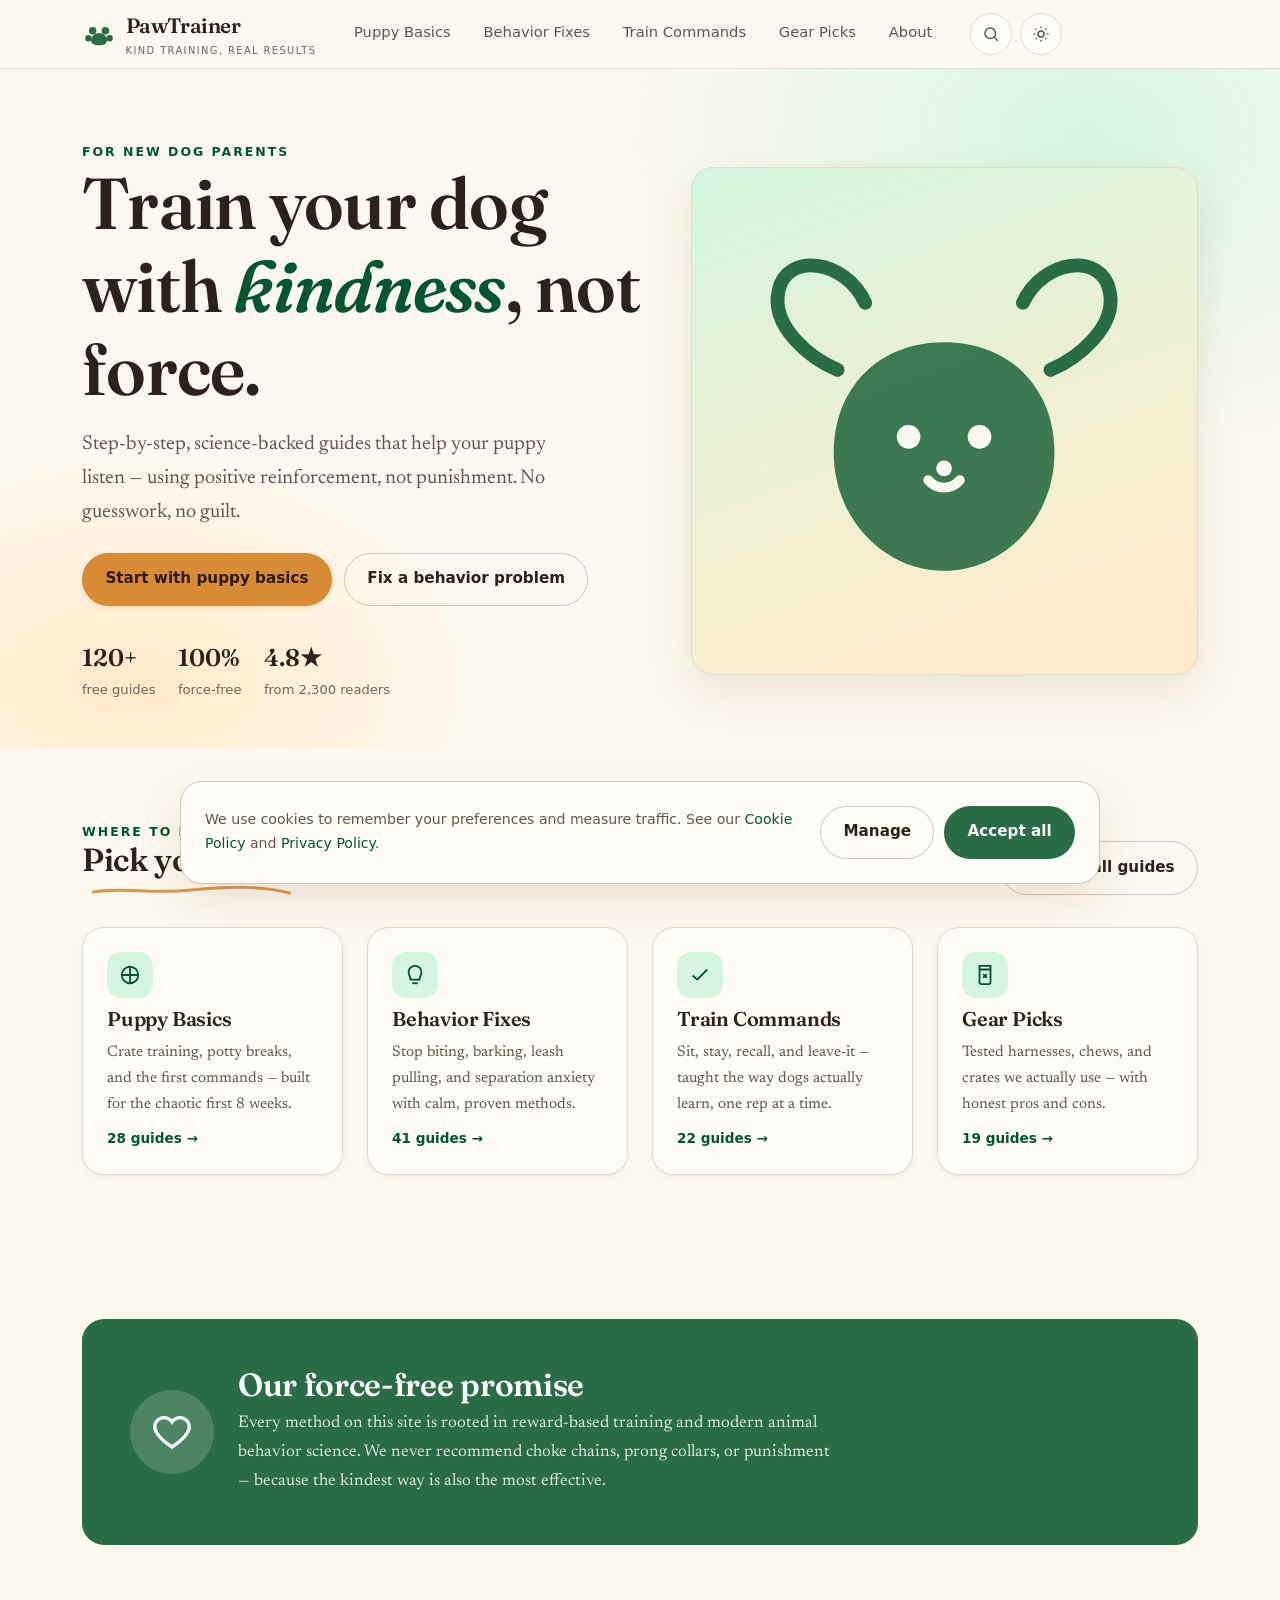
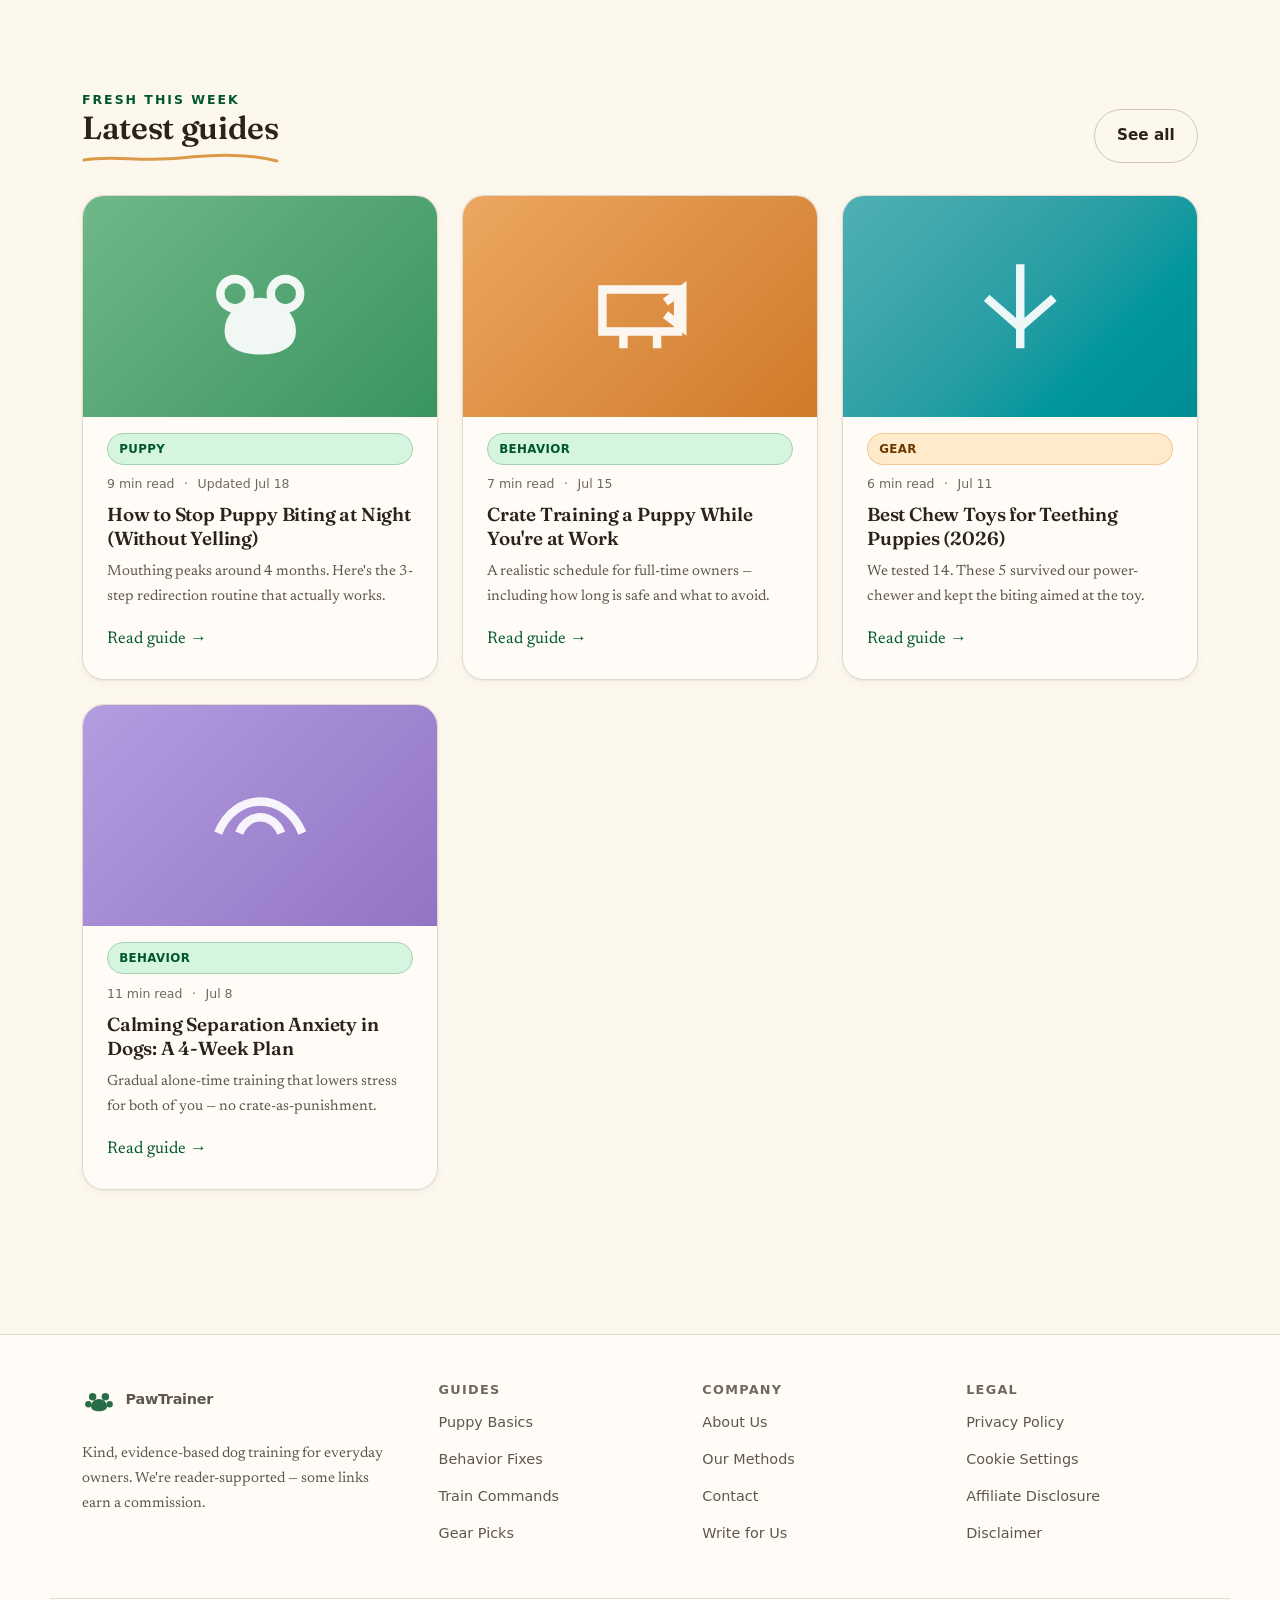
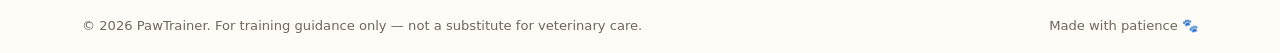
<file: ui-design/index.html>
<!DOCTYPE html>
<html lang="en" data-theme="light">
<head>
  <meta charset="UTF-8">
  <meta name="viewport" content="width=device-width, initial-scale=1">
  <title>PawTrainer — Force-free, science-based dog training</title>
  <meta name="description" content="Practical, kind dog training guides for new puppy parents. Positive reinforcement methods backed by animal behavior science.">
  <link rel="preconnect" href="https://fonts.googleapis.com">
  <link rel="preconnect" href="https://fonts.gstatic.com" crossorigin>
  <link href="https://fonts.googleapis.com/css2?family=Fraunces:ital,opsz,wght@0,9..144,400..700;1,9..144,400..600&family=Newsreader:opsz,wght@6..72,400..600&display=swap" rel="stylesheet">
  <link rel="stylesheet" href="styles.css">
</head>
<body>

  <!-- ===== Header ===== -->
  <header class="site-header">
    <div class="container nav">
      <a class="brand" href="index.html" aria-label="PawTrainer home">
        <svg class="paw" viewBox="0 0 64 64" aria-hidden="true">
          <circle class="pad" cx="20" cy="26" r="7"/><circle class="pad" cx="44" cy="26" r="7"/>
          <circle class="pad" cx="12" cy="40" r="6"/><circle class="pad" cx="52" cy="40" r="6"/>
          <path class="pad" d="M32 30c-9 0-15 7-15 14 0 6 6 9 15 9s15-3 15-9c0-7-6-14-15-14z"/>
        </svg>
        <span>PawTrainer<small>Kind training, real results</small></span>
      </a>
      <nav aria-label="Primary">
        <ul class="nav__links">
          <li><a href="#">Puppy Basics</a></li>
          <li><a href="#">Behavior Fixes</a></li>
          <li><a href="#">Train Commands</a></li>
          <li><a href="#">Gear Picks</a></li>
          <li><a href="#">About</a></li>
        </ul>
      </nav>
      <div class="nav__actions">
        <button class="icon-btn" aria-label="Search (coming soon)">
          <svg width="18" height="18" viewBox="0 0 24 24" fill="none" stroke="currentColor" stroke-width="2"><circle cx="11" cy="11" r="7"/><path d="m21 21-4.3-4.3"/></svg>
        </button>
        <button class="icon-btn" id="themeToggle" aria-label="Toggle dark mode">
          <svg width="18" height="18" viewBox="0 0 24 24" fill="none" stroke="currentColor" stroke-width="2"><circle cx="12" cy="12" r="4"/><path d="M12 2v2M12 20v2M4.9 4.9l1.4 1.4M17.7 17.7l1.4 1.4M2 12h2M20 12h2M4.9 19.1l1.4-1.4M17.7 6.3l1.4-1.4"/></svg>
        </button>
        <button class="icon-btn menu-toggle" aria-label="Open menu">
          <svg width="18" height="18" viewBox="0 0 24 24" fill="none" stroke="currentColor" stroke-width="2"><path d="M3 6h18M3 12h18M3 18h18"/></svg>
        </button>
      </div>
    </div>
  </header>

  <!-- ===== Hero ===== -->
  <section class="hero">
    <div class="hero__bg" aria-hidden="true"></div>
    <div class="container hero__inner">
      <div>
        <p class="eyebrow">For new dog parents</p>
        <h1>Train your dog with <em>kindness</em>, not force.</h1>
        <p class="lead">Step-by-step, science-backed guides that help your puppy listen — using positive reinforcement, not punishment. No guesswork, no guilt.</p>
        <div class="hero__cta">
          <a class="btn btn--primary" href="#start">Start with puppy basics</a>
          <a class="btn btn--ghost" href="#fixes">Fix a behavior problem</a>
        </div>
        <div class="hero__trust">
          <div><b>120+</b> free guides</div>
          <div><b>100%</b> force-free</div>
          <div><b>4.8★</b> from 2,300 readers</div>
        </div>
      </div>
      <div class="hero__art" aria-hidden="true">
        <!-- Stylized dog head -->
        <svg viewBox="0 0 200 200" fill="none">
          <path d="M60 40c-10-22-40-26-44-6-4 18 16 34 30 40" stroke="currentColor" stroke-width="7" stroke-linecap="round"/>
          <path d="M140 40c10-22 40-26 44-6 4 18-16 34-30 40" stroke="currentColor" stroke-width="7" stroke-linecap="round"/>
          <path d="M100 60c34 0 56 24 56 56 0 34-26 60-56 60s-56-26-56-60c0-32 22-56 56-56z" fill="currentColor" opacity="0.9"/>
          <circle cx="82" cy="108" r="6" fill="oklch(98% 0.01 85)"/>
          <circle cx="118" cy="108" r="6" fill="oklch(98% 0.01 85)"/>
          <path d="M92 130c4 5 12 5 16 0" stroke="oklch(98% 0.01 85)" stroke-width="5" stroke-linecap="round"/>
          <circle cx="100" cy="124" r="4" fill="oklch(98% 0.01 85)"/>
        </svg>
      </div>
    </div>
  </section>

  <!-- ===== Pillars / Topic clusters ===== -->
  <section class="section container" id="start">
    <div class="sec-head">
      <div>
        <p class="eyebrow">Where to begin</p>
        <h2 class="sec-title">Pick your path</h2>
      </div>
      <a class="btn btn--ghost" href="#">Browse all guides</a>
    </div>
    <div class="grid grid--pillars">
      <article class="pillar">
        <span class="ico"><svg width="22" height="22" viewBox="0 0 24 24" fill="none" stroke="currentColor" stroke-width="2"><path d="M3 12h18M12 3v18"/><circle cx="12" cy="12" r="9"/></svg></span>
        <h3>Puppy Basics</h3>
        <p>Crate training, potty breaks, and the first commands — built for the chaotic first 8 weeks.</p>
        <a class="more" href="#">28 guides →</a>
      </article>
      <article class="pillar">
        <span class="ico"><svg width="22" height="22" viewBox="0 0 24 24" fill="none" stroke="currentColor" stroke-width="2"><path d="M12 2a7 7 0 0 0-7 7c0 3 2 5 2 8h10c0-3 2-5 2-8a7 7 0 0 0-7-7z"/><path d="M9 21h6"/></svg></span>
        <h3>Behavior Fixes</h3>
        <p>Stop biting, barking, leash pulling, and separation anxiety with calm, proven methods.</p>
        <a class="more" href="#">41 guides →</a>
      </article>
      <article class="pillar">
        <span class="ico"><svg width="22" height="22" viewBox="0 0 24 24" fill="none" stroke="currentColor" stroke-width="2"><path d="M4 12.5 9 17l11-11"/></svg></span>
        <h3>Train Commands</h3>
        <p>Sit, stay, recall, and leave-it — taught the way dogs actually learn, one rep at a time.</p>
        <a class="more" href="#">22 guides →</a>
      </article>
      <article class="pillar">
        <span class="ico"><svg width="22" height="22" viewBox="0 0 24 24" fill="none" stroke="currentColor" stroke-width="2"><path d="M6 2h12v4H6zM6 6v14a2 2 0 0 0 2 2h8a2 2 0 0 0 2-2V6"/><path d="M10 11l4 4M14 11l-4 4"/></svg></span>
        <h3>Gear Picks</h3>
        <p>Tested harnesses, chews, and crates we actually use — with honest pros and cons.</p>
        <a class="more" href="#">19 guides →</a>
      </article>
    </div>
  </section>

  <!-- ===== Force-free promise ===== -->
  <section class="section container" id="fixes">
    <div class="promise">
      <span class="badge-lg" aria-hidden="true">
        <svg width="40" height="40" viewBox="0 0 24 24" fill="none" stroke="currentColor" stroke-width="2"><path d="M12 21s-7-4.5-9.5-9A5 5 0 0 1 12 6a5 5 0 0 1 9.5 6C19 16.5 12 21 12 21z"/></svg>
      </span>
      <div>
        <h2>Our force-free promise</h2>
        <p>Every method on this site is rooted in reward-based training and modern animal behavior science. We never recommend choke chains, prong collars, or punishment — because the kindest way is also the most effective.</p>
      </div>
    </div>
  </section>

  <!-- ===== Latest articles ===== -->
  <section class="section container">
    <div class="sec-head">
      <div>
        <p class="eyebrow">Fresh this week</p>
        <h2 class="sec-title">Latest guides</h2>
      </div>
      <a class="btn btn--ghost" href="#">See all</a>
    </div>
    <div class="grid grid--posts">
      <article class="post">
        <div class="post__thumb" style="background:linear-gradient(135deg,oklch(72% 0.10 155),oklch(60% 0.12 155))">
          <svg viewBox="0 0 64 64" fill="none" stroke="white" stroke-width="4"><circle cx="20" cy="26" r="7"/><circle cx="44" cy="26" r="7"/><path d="M32 30c-9 0-15 7-15 14 0 6 6 9 15 9s15-3 15-9c0-7-6-14-15-14z" fill="white"/></svg>
        </div>
        <div class="post__body">
          <span class="tag">Puppy</span>
          <div class="post__meta"><span>9 min read</span><span>·</span><span>Updated Jul 18</span></div>
          <h3><a href="article.html">How to Stop Puppy Biting at Night (Without Yelling)</a></h3>
          <p>Mouthing peaks around 4 months. Here's the 3-step redirection routine that actually works.</p>
          <div class="post__foot"><a class="more" href="article.html">Read guide →</a></div>
        </div>
      </article>
      <article class="post">
        <div class="post__thumb" style="background:linear-gradient(135deg,oklch(78% 0.12 65),oklch(66% 0.14 60))">
          <svg viewBox="0 0 64 64" fill="none" stroke="white" stroke-width="4"><path d="M14 24h36v20H14zM24 44v8M40 44v8"/><path d="M44 30l8-6v18l-8-6"/></svg>
        </div>
        <div class="post__body">
          <span class="tag">Behavior</span>
          <div class="post__meta"><span>7 min read</span><span>·</span><span>Jul 15</span></div>
          <h3><a href="article.html">Crate Training a Puppy While You're at Work</a></h3>
          <p>A realistic schedule for full-time owners — including how long is safe and what to avoid.</p>
          <div class="post__foot"><a class="more" href="article.html">Read guide →</a></div>
        </div>
      </article>
      <article class="post">
        <div class="post__thumb" style="background:linear-gradient(135deg,oklch(70% 0.09 200),oklch(58% 0.11 200))">
          <svg viewBox="0 0 64 64" fill="none" stroke="white" stroke-width="4"><path d="M32 12v40M16 28l16 14 16-14"/></svg>
        </div>
        <div class="post__body">
          <span class="tag tag--accent">Gear</span>
          <div class="post__meta"><span>6 min read</span><span>·</span><span>Jul 11</span></div>
          <h3><a href="article.html">Best Chew Toys for Teething Puppies (2026)</a></h3>
          <p>We tested 14. These 5 survived our power-chewer and kept the biting aimed at the toy.</p>
          <div class="post__foot"><a class="more" href="article.html">Read guide →</a></div>
        </div>
      </article>
      <article class="post">
        <div class="post__thumb" style="background:linear-gradient(135deg,oklch(74% 0.10 300),oklch(62% 0.12 300))">
          <svg viewBox="0 0 64 64" fill="none" stroke="white" stroke-width="4"><path d="M12 40c8-20 32-20 40 0M22 40c4-10 16-10 20 0"/></svg>
        </div>
        <div class="post__body">
          <span class="tag">Behavior</span>
          <div class="post__meta"><span>11 min read</span><span>·</span><span>Jul 8</span></div>
          <h3><a href="article.html">Calming Separation Anxiety in Dogs: A 4-Week Plan</a></h3>
          <p>Gradual alone-time training that lowers stress for both of you — no crate-as-punishment.</p>
          <div class="post__foot"><a class="more" href="article.html">Read guide →</a></div>
        </div>
      </article>
    </div>
  </section>

  <!-- ===== Footer ===== -->
  <footer class="site-footer">
    <div class="container footer__grid">
      <div class="footer__col footer__about">
        <a class="brand" href="index.html" aria-label="PawTrainer home">
          <svg class="paw" viewBox="0 0 64 64" aria-hidden="true"><circle class="pad" cx="20" cy="26" r="7"/><circle class="pad" cx="44" cy="26" r="7"/><circle class="pad" cx="12" cy="40" r="6"/><circle class="pad" cx="52" cy="40" r="6"/><path class="pad" d="M32 30c-9 0-15 7-15 14 0 6 6 9 15 9s15-3 15-9c0-7-6-14-15-14z"/></svg>
          <span>PawTrainer</span>
        </a>
        <p>Kind, evidence-based dog training for everyday owners. We're reader-supported — some links earn a commission.</p>
      </div>
      <div class="footer__col">
        <h4>Guides</h4>
        <ul><li><a href="#">Puppy Basics</a></li><li><a href="#">Behavior Fixes</a></li><li><a href="#">Train Commands</a></li><li><a href="#">Gear Picks</a></li></ul>
      </div>
      <div class="footer__col">
        <h4>Company</h4>
        <ul><li><a href="#">About Us</a></li><li><a href="#">Our Methods</a></li><li><a href="#">Contact</a></li><li><a href="#">Write for Us</a></li></ul>
      </div>
      <div class="footer__col">
        <h4>Legal</h4>
        <ul><li><a href="#">Privacy Policy</a></li><li><a href="#">Cookie Settings</a></li><li><a href="#">Affiliate Disclosure</a></li><li><a href="#">Disclaimer</a></li></ul>
      </div>
    </div>
    <div class="container footer__bar">
      <span>© 2026 PawTrainer. For training guidance only — not a substitute for veterinary care.</span>
      <span>Made with patience 🐾</span>
    </div>
  </footer>

  <!-- ===== Cookie consent ===== -->
  <aside class="cookie" id="cookie" role="dialog" aria-label="Cookie consent">
    <p>We use cookies to remember your preferences and measure traffic. See our <a href="#">Cookie Policy</a> and <a href="#">Privacy Policy</a>.</p>
    <div class="cookie__actions">
      <button class="btn btn--ghost" id="cookieSettings">Manage</button>
      <button class="btn btn--brand" id="cookieAccept">Accept all</button>
    </div>
  </aside>

  <script>
    const root = document.documentElement;
    const saved = localStorage.getItem('theme');
    if (saved) root.setAttribute('data-theme', saved);
    document.getElementById('themeToggle').addEventListener('click', () => {
      const next = root.getAttribute('data-theme') === 'dark' ? 'light' : 'dark';
      root.setAttribute('data-theme', next);
      localStorage.setItem('theme', next);
    });
    const cookie = document.getElementById('cookie');
    if (localStorage.getItem('cookieOK')) cookie.style.display = 'none';
    document.getElementById('cookieAccept').addEventListener('click', () => {
      localStorage.setItem('cookieOK', '1'); cookie.style.display = 'none';
    });
    document.getElementById('cookieSettings').addEventListener('click', () => {
      localStorage.setItem('cookieOK', '1'); cookie.style.display = 'none';
    });
  </script>
</body>
</html>
</file>
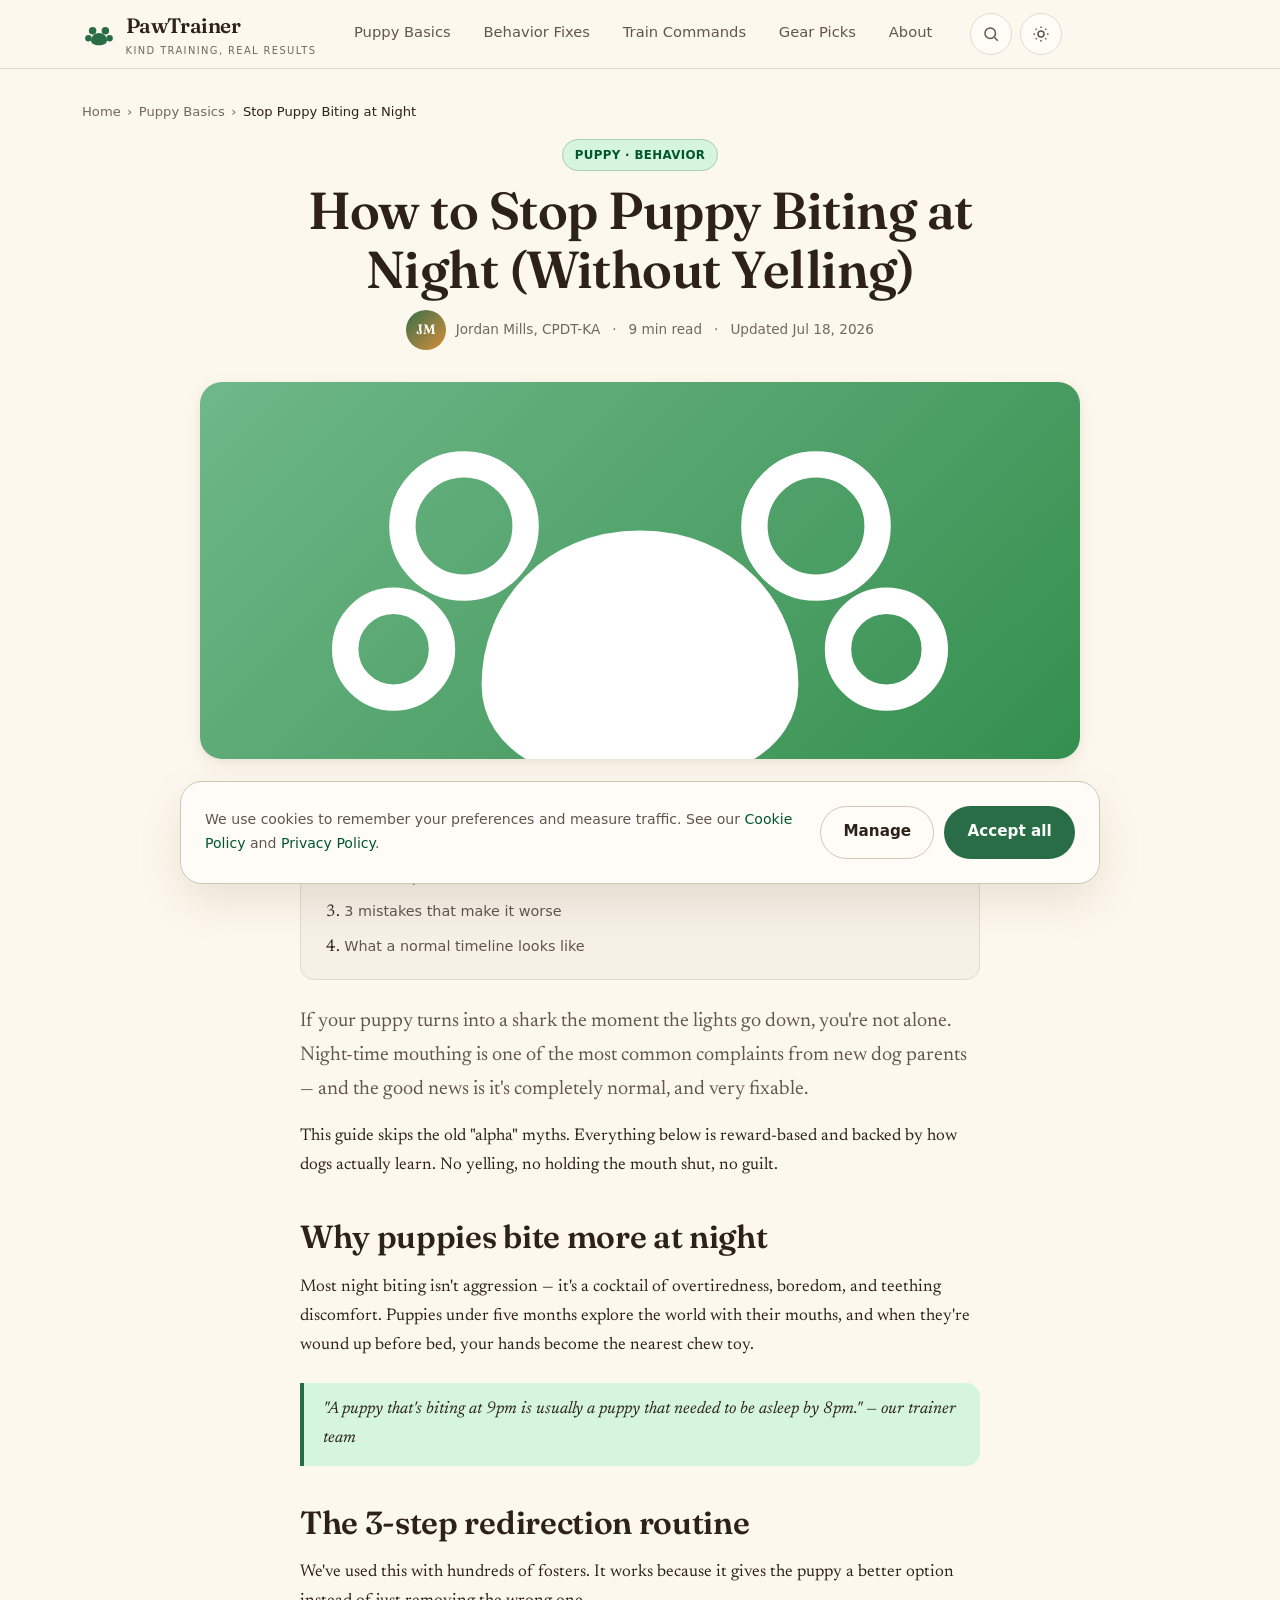
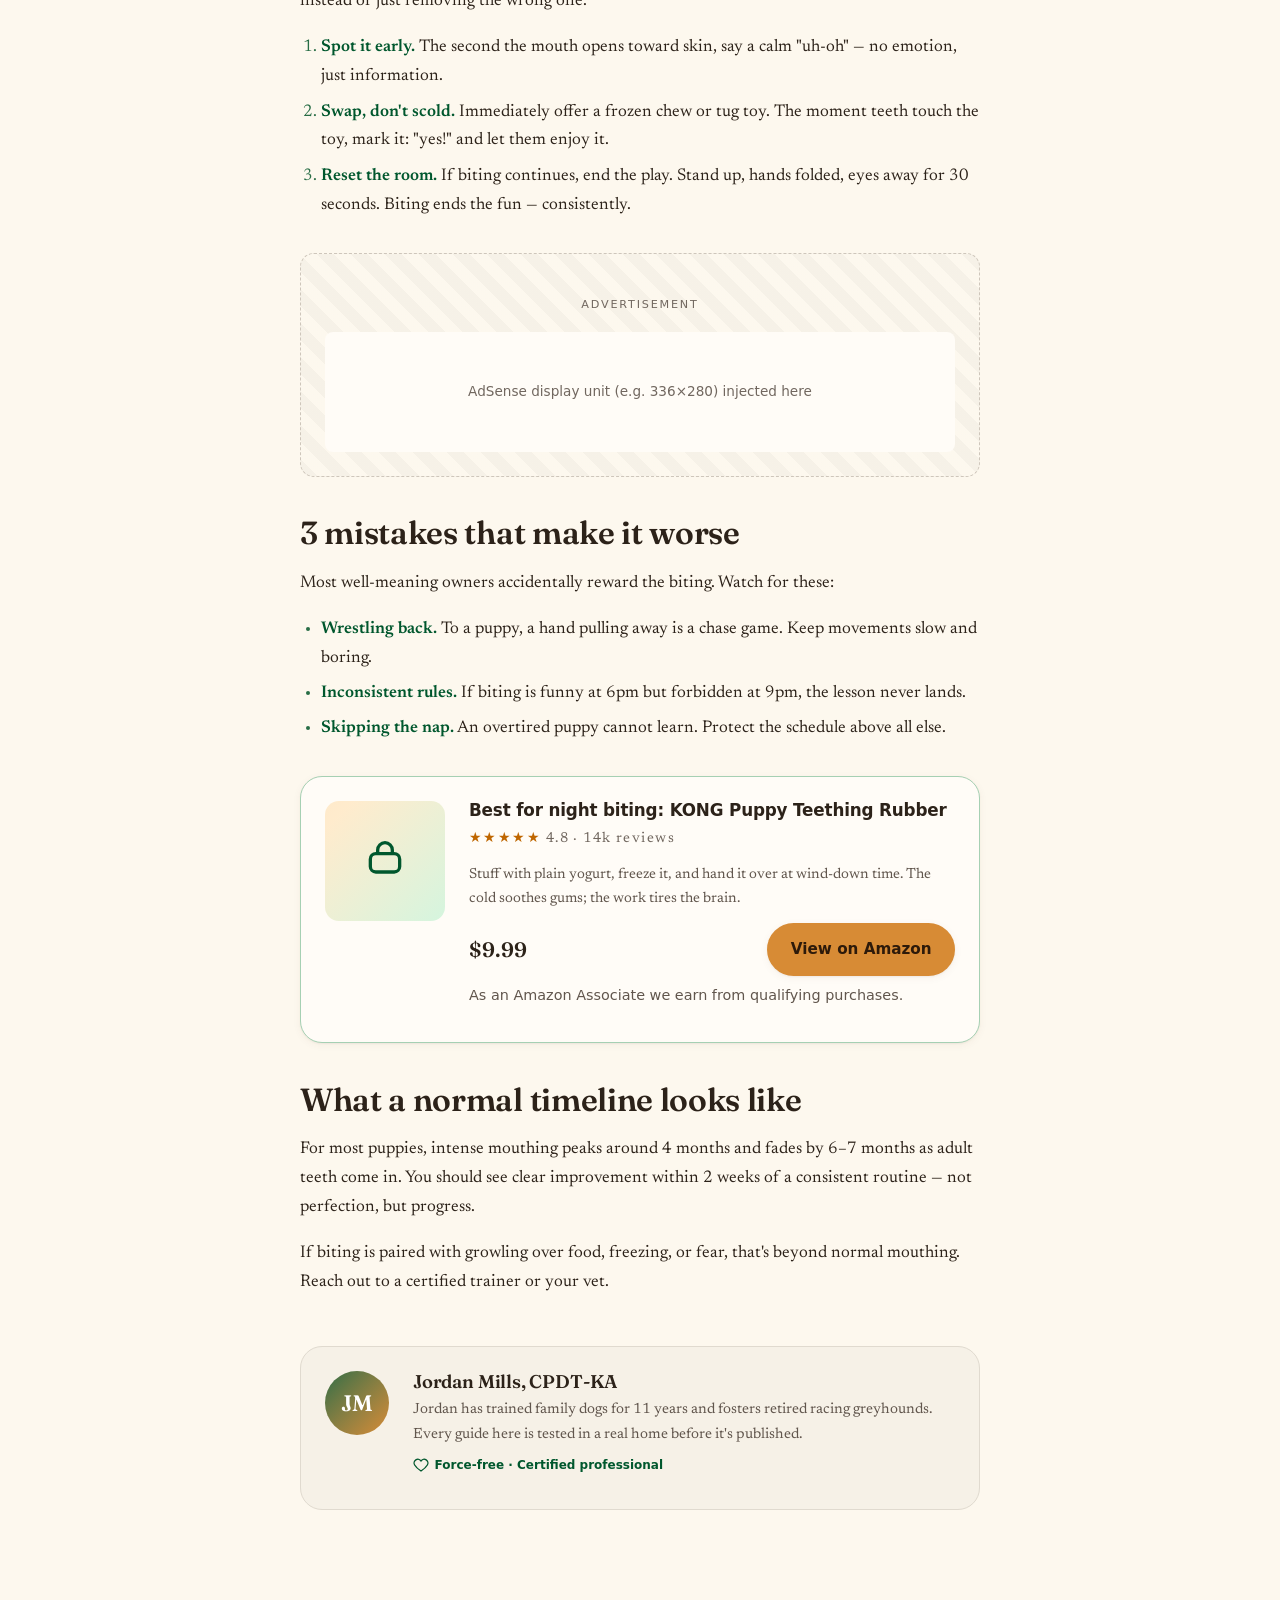
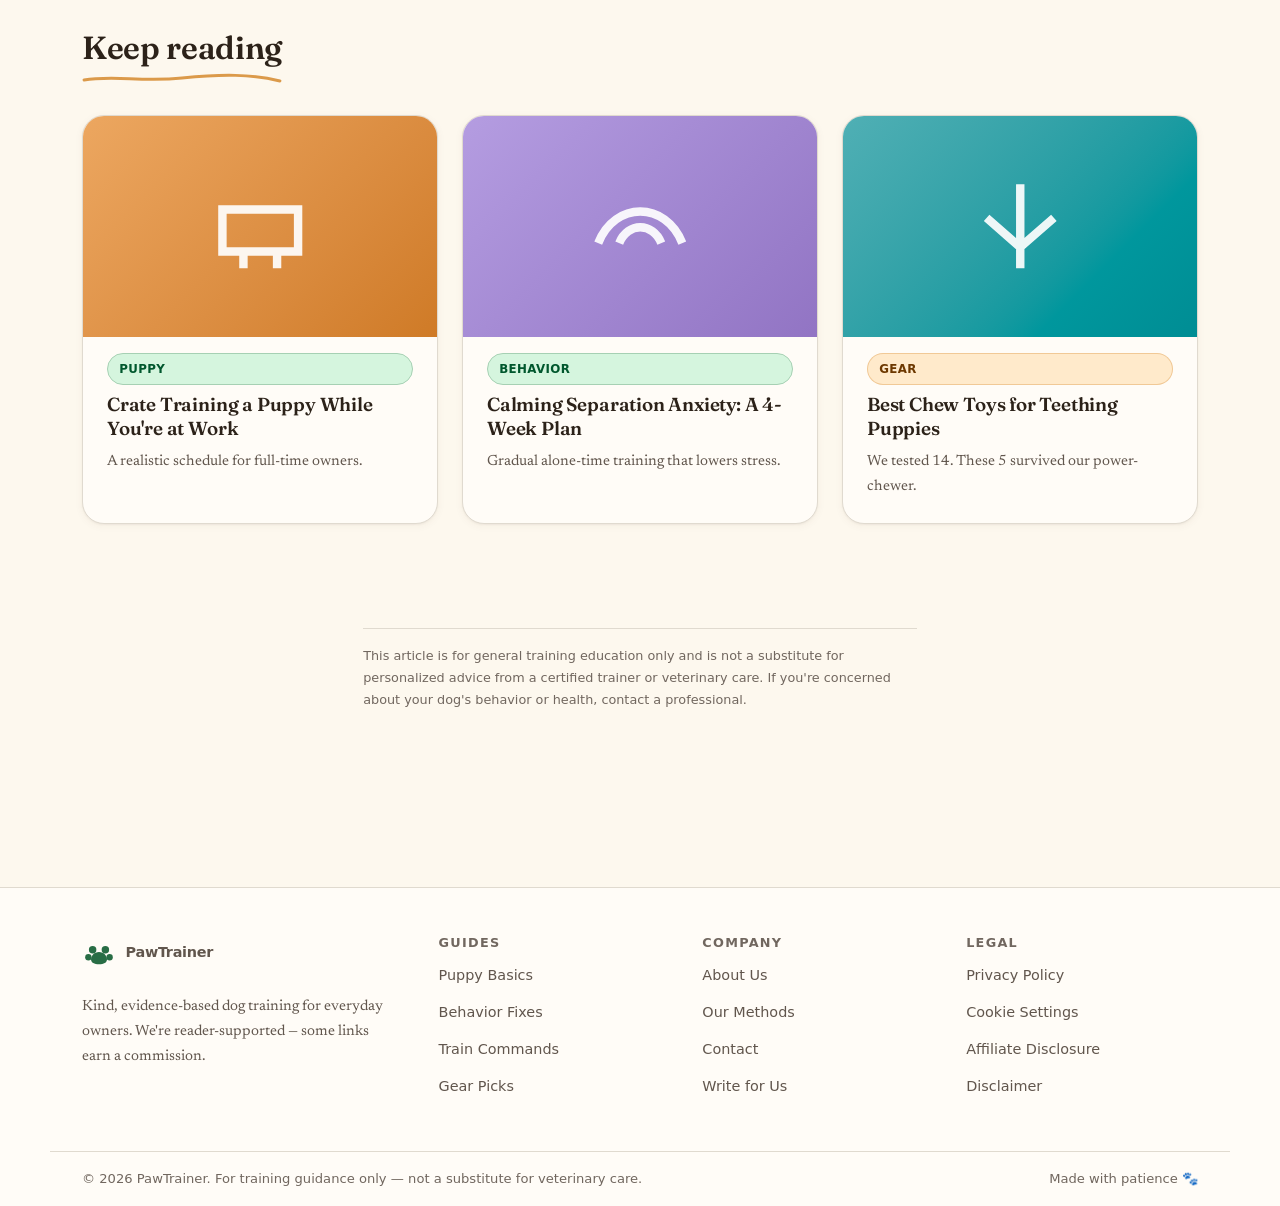
<file: ui-design/article.html>
<!DOCTYPE html>
<html lang="en" data-theme="light">
<head>
  <meta charset="UTF-8">
  <meta name="viewport" content="width=device-width, initial-scale=1">
  <title>How to Stop Puppy Biting at Night — PawTrainer</title>
  <meta name="description" content="A calm, 3-step redirection routine to stop puppy mouthing at night — using positive reinforcement, not punishment.">
  <link rel="preconnect" href="https://fonts.googleapis.com">
  <link rel="preconnect" href="https://fonts.gstatic.com" crossorigin>
  <link href="https://fonts.googleapis.com/css2?family=Fraunces:ital,opsz,wght@0,9..144,400..700;1,9..144,400..600&family=Newsreader:opsz,wght@6..72,400..600&display=swap" rel="stylesheet">
  <link rel="stylesheet" href="styles.css">
</head>
<body>

  <!-- ===== Header ===== -->
  <header class="site-header">
    <div class="container nav">
      <a class="brand" href="index.html" aria-label="PawTrainer home">
        <svg class="paw" viewBox="0 0 64 64" aria-hidden="true"><circle class="pad" cx="20" cy="26" r="7"/><circle class="pad" cx="44" cy="26" r="7"/><circle class="pad" cx="12" cy="40" r="6"/><circle class="pad" cx="52" cy="40" r="6"/><path class="pad" d="M32 30c-9 0-15 7-15 14 0 6 6 9 15 9s15-3 15-9c0-7-6-14-15-14z"/></svg>
        <span>PawTrainer<small>Kind training, real results</small></span>
      </a>
      <nav aria-label="Primary">
        <ul class="nav__links">
          <li><a href="index.html">Puppy Basics</a></li>
          <li><a href="index.html">Behavior Fixes</a></li>
          <li><a href="index.html">Train Commands</a></li>
          <li><a href="index.html">Gear Picks</a></li>
          <li><a href="index.html">About</a></li>
        </ul>
      </nav>
      <div class="nav__actions">
        <button class="icon-btn" aria-label="Search (coming soon)"><svg width="18" height="18" viewBox="0 0 24 24" fill="none" stroke="currentColor" stroke-width="2"><circle cx="11" cy="11" r="7"/><path d="m21 21-4.3-4.3"/></svg></button>
        <button class="icon-btn" id="themeToggle" aria-label="Toggle dark mode"><svg width="18" height="18" viewBox="0 0 24 24" fill="none" stroke="currentColor" stroke-width="2"><circle cx="12" cy="12" r="4"/><path d="M12 2v2M12 20v2M4.9 4.9l1.4 1.4M17.7 17.7l1.4 1.4M2 12h2M20 12h2M4.9 19.1l1.4-1.4M17.7 6.3l1.4-1.4"/></svg></button>
        <button class="icon-btn menu-toggle" aria-label="Open menu"><svg width="18" height="18" viewBox="0 0 24 24" fill="none" stroke="currentColor" stroke-width="2"><path d="M3 6h18M3 12h18M3 18h18"/></svg></button>
      </div>
    </div>
  </header>

  <!-- ===== Article ===== -->
  <article class="article container">
    <nav class="breadcrumb" aria-label="Breadcrumb">
      <a href="index.html">Home</a><span>›</span>
      <a href="index.html">Puppy Basics</a><span>›</span>
      <span aria-current="page">Stop Puppy Biting at Night</span>
    </nav>

    <header class="article__head">
      <span class="tag">Puppy · Behavior</span>
      <h1>How to Stop Puppy Biting at Night (Without Yelling)</h1>
      <div class="article__meta">
        <span class="byline"><span class="avatar">JM</span> Jordan Mills, CPDT-KA</span>
        <span>·</span><span>9 min read</span><span>·</span><span>Updated Jul 18, 2026</span>
      </div>
    </header>

    <div class="article__hero" style="background:linear-gradient(135deg,oklch(72% 0.10 155),oklch(58% 0.13 150))" aria-hidden="true">
      <svg viewBox="0 0 200 120" fill="none" stroke="white" stroke-width="6"><circle cx="60" cy="50" r="14"/><circle cx="140" cy="50" r="14"/><circle cx="44" cy="78" r="11"/><circle cx="156" cy="78" r="11"/><path d="M100 54c-20 0-33 15-33 32 0 13 14 20 33 20s33-7 33-20c0-17-13-32-33-32z" fill="white"/></svg>
    </div>

    <!-- TOC -->
    <nav class="toc" aria-label="Table of contents">
      <h4>On this page</h4>
      <ol>
        <li><a href="#why">Why puppies bite more at night</a></li>
        <li><a href="#routine">The 3-step redirection routine</a></li>
        <li><a href="#mistakes">3 mistakes that make it worse</a></li>
        <li><a href="#timeline">What a normal timeline looks like</a></li>
      </ol>
    </nav>

    <div class="prose">
      <p class="lead-p">If your puppy turns into a shark the moment the lights go down, you're not alone. Night-time mouthing is one of the most common complaints from new dog parents — and the good news is it's completely normal, and very fixable.</p>

      <p>This guide skips the old "alpha" myths. Everything below is reward-based and backed by how dogs actually learn. No yelling, no holding the mouth shut, no guilt.</p>

      <h2 id="why">Why puppies bite more at night</h2>
      <p>Most night biting isn't aggression — it's a cocktail of overtiredness, boredom, and teething discomfort. Puppies under five months explore the world with their mouths, and when they're wound up before bed, your hands become the nearest chew toy.</p>
      <blockquote>"A puppy that's biting at 9pm is usually a puppy that needed to be asleep by 8pm." — our trainer team</blockquote>

      <h2 id="routine">The 3-step redirection routine</h2>
      <p>We've used this with hundreds of fosters. It works because it gives the puppy a better option instead of just removing the wrong one.</p>
      <ol>
        <li><strong>Spot it early.</strong> The second the mouth opens toward skin, say a calm "uh-oh" — no emotion, just information.</li>
        <li><strong>Swap, don't scold.</strong> Immediately offer a frozen chew or tug toy. The moment teeth touch the toy, mark it: "yes!" and let them enjoy it.</li>
        <li><strong>Reset the room.</strong> If biting continues, end the play. Stand up, hands folded, eyes away for 30 seconds. Biting ends the fun — consistently.</li>
      </ol>

      <!-- In-article AdSense slot -->
      <div class="ad" aria-label="Advertisement">
        <p class="ad__label">Advertisement</p>
        <div class="ad__box">AdSense display unit (e.g. 336×280) injected here</div>
      </div>

      <h2 id="mistakes">3 mistakes that make it worse</h2>
      <p>Most well-meaning owners accidentally reward the biting. Watch for these:</p>
      <ul>
        <li><strong>Wrestling back.</strong> To a puppy, a hand pulling away is a chase game. Keep movements slow and boring.</li>
        <li><strong>Inconsistent rules.</strong> If biting is funny at 6pm but forbidden at 9pm, the lesson never lands.</li>
        <li><strong>Skipping the nap.</strong> An overtired puppy cannot learn. Protect the schedule above all else.</li>
      </ul>

      <!-- Affiliate product card -->
      <aside class="affiliate" aria-label="Recommended product">
        <div class="affiliate__thumb" aria-hidden="true">
          <svg width="44" height="44" viewBox="0 0 24 24" fill="none" stroke="currentColor" stroke-width="1.8"><rect x="4" y="8" width="16" height="10" rx="3"/><path d="M8 8V6a4 4 0 0 1 8 0v2"/></svg>
        </div>
        <div class="affiliate__body">
          <h4>Best for night biting: KONG Puppy Teething Rubber</h4>
          <p class="stars" aria-label="4.8 out of 5">★★★★★ <span style="color:var(--ink-faint)">4.8 · 14k reviews</span></p>
          <p>Stuff with plain yogurt, freeze it, and hand it over at wind-down time. The cold soothes gums; the work tires the brain.</p>
          <div class="affiliate__foot">
            <span class="affiliate__price">$9.99</span>
            <a class="btn btn--primary" href="#" rel="sponsored nofollow">View on Amazon</a>
          </div>
          <p class="affiliate__note">As an Amazon Associate we earn from qualifying purchases.</p>
        </div>
      </aside>

      <h2 id="timeline">What a normal timeline looks like</h2>
      <p>For most puppies, intense mouthing peaks around 4 months and fades by 6–7 months as adult teeth come in. You should see clear improvement within 2 weeks of a consistent routine — not perfection, but progress.</p>
      <p>If biting is paired with growling over food, freezing, or fear, that's beyond normal mouthing. Reach out to a certified trainer or your vet.</p>
    </div>

    <!-- Author bio -->
    <section class="author-card" aria-label="About the author">
      <span class="avatar">JM</span>
      <div>
        <h4>Jordan Mills, CPDT-KA</h4>
        <p>Jordan has trained family dogs for 11 years and fosters retired racing greyhounds. Every guide here is tested in a real home before it's published.</p>
        <span class="bio-tag">
          <svg width="16" height="16" viewBox="0 0 24 24" fill="none" stroke="currentColor" stroke-width="2"><path d="M12 21s-7-4.5-9.5-9A5 5 0 0 1 12 6a5 5 0 0 1 9.5 6C19 16.5 12 21 12 21z"/></svg>
          Force-free · Certified professional
        </span>
      </div>
    </section>

    <!-- Related -->
    <section class="related section">
      <div class="sec-head"><h2 class="sec-title">Keep reading</h2></div>
      <div class="grid grid--posts">
        <article class="post">
          <div class="post__thumb" style="background:linear-gradient(135deg,oklch(78% 0.12 65),oklch(66% 0.14 60))"><svg viewBox="0 0 64 64" fill="none" stroke="white" stroke-width="4"><path d="M14 24h36v20H14zM24 44v8M40 44v8"/></svg></div>
          <div class="post__body"><span class="tag">Puppy</span><h3><a href="#">Crate Training a Puppy While You're at Work</a></h3><p>A realistic schedule for full-time owners.</p></div>
        </article>
        <article class="post">
          <div class="post__thumb" style="background:linear-gradient(135deg,oklch(74% 0.10 300),oklch(62% 0.12 300))"><svg viewBox="0 0 64 64" fill="none" stroke="white" stroke-width="4"><path d="M12 40c8-20 32-20 40 0M22 40c4-10 16-10 20 0"/></svg></div>
          <div class="post__body"><span class="tag">Behavior</span><h3><a href="#">Calming Separation Anxiety: A 4-Week Plan</a></h3><p>Gradual alone-time training that lowers stress.</p></div>
        </article>
        <article class="post">
          <div class="post__thumb" style="background:linear-gradient(135deg,oklch(70% 0.09 200),oklch(58% 0.11 200))"><svg viewBox="0 0 64 64" fill="none" stroke="white" stroke-width="4"><path d="M32 12v40M16 28l16 14 16-14"/></svg></div>
          <div class="post__body"><span class="tag tag--accent">Gear</span><h3><a href="#">Best Chew Toys for Teething Puppies</a></h3><p>We tested 14. These 5 survived our power-chewer.</p></div>
        </article>
      </div>
    </section>

    <p class="disclaimer">This article is for general training education only and is not a substitute for personalized advice from a certified trainer or veterinary care. If you're concerned about your dog's behavior or health, contact a professional.</p>
  </article>

  <!-- ===== Footer ===== -->
  <footer class="site-footer">
    <div class="container footer__grid">
      <div class="footer__col footer__about">
        <a class="brand" href="index.html" aria-label="PawTrainer home"><svg class="paw" viewBox="0 0 64 64" aria-hidden="true"><circle class="pad" cx="20" cy="26" r="7"/><circle class="pad" cx="44" cy="26" r="7"/><circle class="pad" cx="12" cy="40" r="6"/><circle class="pad" cx="52" cy="40" r="6"/><path class="pad" d="M32 30c-9 0-15 7-15 14 0 6 6 9 15 9s15-3 15-9c0-7-6-14-15-14z"/></svg><span>PawTrainer</span></a>
        <p>Kind, evidence-based dog training for everyday owners. We're reader-supported — some links earn a commission.</p>
      </div>
      <div class="footer__col"><h4>Guides</h4><ul><li><a href="index.html">Puppy Basics</a></li><li><a href="index.html">Behavior Fixes</a></li><li><a href="index.html">Train Commands</a></li><li><a href="index.html">Gear Picks</a></li></ul></div>
      <div class="footer__col"><h4>Company</h4><ul><li><a href="index.html">About Us</a></li><li><a href="index.html">Our Methods</a></li><li><a href="index.html">Contact</a></li><li><a href="index.html">Write for Us</a></li></ul></div>
      <div class="footer__col"><h4>Legal</h4><ul><li><a href="index.html">Privacy Policy</a></li><li><a href="index.html">Cookie Settings</a></li><li><a href="index.html">Affiliate Disclosure</a></li><li><a href="index.html">Disclaimer</a></li></ul></div>
    </div>
    <div class="container footer__bar">
      <span>© 2026 PawTrainer. For training guidance only — not a substitute for veterinary care.</span>
      <span>Made with patience 🐾</span>
    </div>
  </footer>

  <!-- ===== Cookie consent ===== -->
  <aside class="cookie" id="cookie" role="dialog" aria-label="Cookie consent">
    <p>We use cookies to remember your preferences and measure traffic. See our <a href="#">Cookie Policy</a> and <a href="#">Privacy Policy</a>.</p>
    <div class="cookie__actions">
      <button class="btn btn--ghost" id="cookieSettings">Manage</button>
      <button class="btn btn--brand" id="cookieAccept">Accept all</button>
    </div>
  </aside>

  <script>
    const root = document.documentElement;
    const saved = localStorage.getItem('theme');
    if (saved) root.setAttribute('data-theme', saved);
    document.getElementById('themeToggle').addEventListener('click', () => {
      const next = root.getAttribute('data-theme') === 'dark' ? 'light' : 'dark';
      root.setAttribute('data-theme', next); localStorage.setItem('theme', next);
    });
    const cookie = document.getElementById('cookie');
    if (localStorage.getItem('cookieOK')) cookie.style.display = 'none';
    document.getElementById('cookieAccept').addEventListener('click', () => { localStorage.setItem('cookieOK','1'); cookie.style.display='none'; });
    document.getElementById('cookieSettings').addEventListener('click', () => { localStorage.setItem('cookieOK','1'); cookie.style.display='none'; });
  </script>
</body>
</html>
</file>
<file: ui-design/styles.css>
/* =========================================================================
   PawTrainer — Dog Training Content Site
   Design System & Component Styles
   Aesthetic: organic, editorial, warm, science-based force-free
   Fonts: Fraunces (display) + Newsreader (body) + system sans (UI)
   Color: OKLCH, warm-tinted neutrals, sage green brand, amber accent
   ========================================================================= */

/* ---------- Design Tokens ---------- */
:root {
  /* Brand & accent (OKLCH, perceptually uniform) */
  --brand:        oklch(48% 0.095 155);   /* sage / forest green */
  --brand-strong: oklch(40% 0.105 155);   /* hover / text on light */
  --brand-soft:   oklch(94% 0.045 155);   /* tint background */
  --brand-line:   oklch(82% 0.06 155);

  --accent:        oklch(70% 0.135 65);   /* warm amber / ochre */
  --accent-strong: oklch(60% 0.15 60);
  --accent-soft:   oklch(95% 0.05 72);

  /* Warm-tinted neutrals (never pure gray) */
  --paper:     oklch(98% 0.014 85);       /* page background */
  --surface:   oklch(99.2% 0.008 85);     /* cards */
  --surface-2: oklch(96% 0.014 85);       /* sunken / alt */
  --ink:       oklch(26% 0.022 60);       /* primary text */
  --ink-soft:  oklch(46% 0.02 60);        /* secondary text */
  --ink-faint: oklch(52% 0.018 60);       /* meta — AA safe on paper */
  --line:      oklch(89% 0.016 80);       /* hairlines */
  --line-2:    oklch(83% 0.018 80);

  /* Semantic */
  --success: oklch(56% 0.13 150);
  --warning: oklch(68% 0.14 75);
  --error:   oklch(56% 0.18 25);
  --info:    oklch(56% 0.12 240);

  /* Typography */
  --font-display: "Fraunces", "Iowan Old Style", Georgia, serif;
  --font-body:    "Newsreader", "Iowan Old Style", Georgia, serif;
  --font-ui:      ui-sans-serif, system-ui, -apple-system, "Segoe UI", Roboto, sans-serif;

  --fs-xs:   0.78rem;
  --fs-sm:   0.875rem;
  --fs-base: 1.0625rem;   /* 17px body — comfortable reading */
  --fs-lg:   1.25rem;
  --fs-xl:   clamp(1.5rem, 1.2rem + 1.5vw, 2rem);
  --fs-2xl:  clamp(2rem, 1.4rem + 3vw, 3.25rem);
  --fs-3xl:  clamp(2.6rem, 1.6rem + 5vw, 4.5rem);

  --lh-tight: 1.15;
  --lh-snug:  1.3;
  --lh-body:  1.7;

  /* Spacing scale (4px base, varied rhythm) */
  --sp-1: 0.25rem;  --sp-2: 0.5rem;  --sp-3: 0.75rem; --sp-4: 1rem;
  --sp-5: 1.5rem;   --sp-6: 2rem;    --sp-7: 3rem;    --sp-8: 4.5rem;
  --sp-9: 6.5rem;

  /* Radius & shadow (soft, not pill-everything) */
  --r-sm: 8px;  --r-md: 14px;  --r-lg: 22px;  --r-pill: 999px;
  --shadow-sm: 0 1px 2px oklch(40% 0.05 60 / 0.06), 0 2px 8px oklch(40% 0.05 60 / 0.05);
  --shadow-md: 0 6px 18px oklch(40% 0.05 60 / 0.08), 0 2px 6px oklch(40% 0.05 60 / 0.05);
  --shadow-lg: 0 18px 44px oklch(40% 0.05 60 / 0.12);

  --maxw: 1180px;
  --measure: 68ch;       /* readable article column */
  --ease: cubic-bezier(0.22, 0.61, 0.36, 1);
  --t-fast: 140ms var(--ease);
  --t-med: 280ms var(--ease);
}

/* Dark theme — depth via surface, not shadow; desaturate accents */
:root[data-theme="dark"] {
  --paper:     oklch(17% 0.014 70);
  --surface:   oklch(21% 0.014 70);
  --surface-2: oklch(25% 0.015 70);
  --ink:       oklch(93% 0.01 85);
  --ink-soft:  oklch(79% 0.014 80);
  --ink-faint: oklch(70% 0.012 80);
  --line:      oklch(31% 0.015 75);
  --line-2:    oklch(37% 0.015 75);

  --brand:        oklch(74% 0.10 155);
  --brand-strong: oklch(82% 0.09 155);
  --brand-soft:   oklch(26% 0.05 155);
  --brand-line:   oklch(38% 0.06 155);

  --accent:        oklch(80% 0.125 70);
  --accent-strong: oklch(86% 0.115 68);
  --accent-soft:   oklch(30% 0.05 70);

  --shadow-sm: 0 1px 2px oklch(0% 0 0 / 0.4);
  --shadow-md: 0 8px 22px oklch(0% 0 0 / 0.45);
  --shadow-lg: 0 20px 50px oklch(0% 0 0 / 0.55);
}

/* ---------- Reset & base ---------- */
*, *::before, *::after { box-sizing: border-box; }
* { margin: 0; }
html { -webkit-text-size-adjust: 100%; scroll-behavior: smooth; }
body {
  font-family: var(--font-body);
  font-size: var(--fs-base);
  line-height: var(--lh-body);
  color: var(--ink);
  background: var(--paper);
  -webkit-font-smoothing: antialiased;
  text-rendering: optimizeLegibility;
  font-variant-numeric: oldstyle-nums;
}
img, svg { display: block; max-width: 100%; }
a { color: var(--brand-strong); text-decoration: none; text-underline-offset: 3px; }
a:hover { text-decoration: underline; }
button { font: inherit; cursor: pointer; }
:focus-visible {
  outline: 3px solid var(--brand);
  outline-offset: 2px;
  border-radius: 4px;
}
h1, h2, h3, h4 { font-family: var(--font-display); line-height: var(--lh-tight); font-weight: 600; letter-spacing: -0.01em; }

/* ---------- Layout ---------- */
.container { width: 100%; max-width: var(--maxw); margin-inline: auto; padding-inline: clamp(1rem, 4vw, 2rem); }
.section { padding-block: var(--sp-8); }
.stack > * + * { margin-top: var(--sp-4); }

/* ---------- Brand / logo ---------- */
.brand { display: inline-flex; align-items: center; gap: 0.6rem; font-family: var(--font-display); font-weight: 600; font-size: 1.3rem; color: var(--ink); letter-spacing: -0.02em; }
.brand:hover { text-decoration: none; }
.brand .paw { width: 34px; height: 34px; flex: none; color: var(--brand); }
.brand .paw .pad { fill: var(--brand); }
.brand small { display: block; font-family: var(--font-ui); font-weight: 500; font-size: 0.62rem; letter-spacing: 0.14em; text-transform: uppercase; color: var(--ink-faint); }

/* ---------- Header ---------- */
.site-header {
  position: sticky; top: 0; z-index: 50;
  background: color-mix(in oklch, var(--paper) 86%, transparent);
  backdrop-filter: saturate(140%) blur(10px);
  border-bottom: 1px solid var(--line);
}
.nav { display: flex; align-items: center; gap: var(--sp-5); height: 68px; }
.nav__links { display: flex; gap: 0.35rem; margin-left: auto; list-style: none; padding: 0; }
.nav__links a {
  font-family: var(--font-ui); font-size: 0.92rem; font-weight: 500; color: var(--ink-soft);
  padding: 0.5rem 0.85rem; border-radius: var(--r-pill); transition: background var(--t-fast), color var(--t-fast);
}
.nav__links a:hover { background: var(--surface-2); color: var(--ink); text-decoration: none; }
.nav__actions { display: flex; align-items: center; gap: 0.5rem; }
.icon-btn {
  width: 42px; height: 42px; display: grid; place-items: center; border-radius: var(--r-pill);
  border: 1px solid var(--line); background: var(--surface); color: var(--ink-soft); transition: all var(--t-fast);
}
.icon-btn:hover { border-color: var(--brand-line); color: var(--brand-strong); background: var(--brand-soft); }
.menu-toggle { display: none; }

/* ---------- Buttons ---------- */
.btn {
  display: inline-flex; align-items: center; gap: 0.5rem; justify-content: center;
  font-family: var(--font-ui); font-weight: 600; font-size: 0.95rem;
  padding: 0.8rem 1.4rem; border-radius: var(--r-pill); border: 1px solid transparent;
  transition: transform var(--t-fast), box-shadow var(--t-fast), background var(--t-fast);
}
.btn:hover { text-decoration: none; transform: translateY(-2px); }
.btn:active { transform: translateY(0); }
.btn--primary { background: var(--accent); color: oklch(24% 0.04 60); box-shadow: var(--shadow-sm); }
.btn--primary:hover { background: var(--accent-strong); box-shadow: var(--shadow-md); }
.btn--brand { background: var(--brand); color: oklch(99% 0 0); }
.btn--brand:hover { background: var(--brand-strong); box-shadow: var(--shadow-md); }
.btn--ghost { background: transparent; border-color: var(--line-2); color: var(--ink); }
.btn--ghost:hover { border-color: var(--brand-line); background: var(--surface-2); }
.btn--block { width: 100%; }

/* ---------- Tags / pills ---------- */
.tag {
  display: inline-flex; align-items: center; font-family: var(--font-ui); font-size: 0.74rem;
  font-weight: 600; letter-spacing: 0.03em; text-transform: uppercase;
  padding: 0.3rem 0.7rem; border-radius: var(--r-pill); color: var(--brand-strong);
  background: var(--brand-soft); border: 1px solid var(--brand-line);
}
.tag--accent { color: oklch(40% 0.1 60); background: var(--accent-soft); border-color: color-mix(in oklch, var(--accent) 35%, transparent); }

/* ---------- Section heading with hand-drawn underline ---------- */
.eyebrow { font-family: var(--font-ui); font-size: 0.78rem; font-weight: 700; letter-spacing: 0.16em; text-transform: uppercase; color: var(--brand-strong); }
.sec-head { display: flex; align-items: flex-end; justify-content: space-between; gap: 1rem; flex-wrap: wrap; margin-bottom: var(--sp-6); }
.sec-title { font-size: var(--fs-xl); position: relative; display: inline-block; }
.sec-title::after {
  content: ""; display: block; height: 10px; margin-top: 0.35rem;
  background: no-repeat left center / 100% 10px;
  background-image: url("data:image/svg+xml,%3Csvg xmlns='http://www.w3.org/2000/svg' viewBox='0 0 200 10'%3E%3Cpath d='M2 7C30 2 60 9 100 5s70-4 98 3' stroke='%23d68a2e' stroke-width='3' fill='none' stroke-linecap='round'/%3E%3C/svg%3E");
  opacity: 0.85;
}

/* ---------- Hero ---------- */
.hero { position: relative; overflow: hidden; }
.hero__inner { display: grid; grid-template-columns: 1.05fr 0.95fr; gap: var(--sp-7); align-items: center; padding-block: var(--sp-8) var(--sp-7); }
.hero__bg { position: absolute; inset: 0; z-index: -1;
  background:
    radial-gradient(60% 80% at 85% 10%, var(--brand-soft), transparent 60%),
    radial-gradient(50% 60% at 10% 90%, var(--accent-soft), transparent 55%);
}
.hero h1 { font-size: var(--fs-3xl); font-weight: 600; font-optical-sizing: auto; }
.hero h1 em { font-style: italic; color: var(--brand-strong); font-variation-settings: "SOFT" 60; }
.hero p.lead { font-size: var(--fs-lg); color: var(--ink-soft); margin-top: var(--sp-4); max-width: 46ch; }
.hero__cta { display: flex; gap: 0.75rem; margin-top: var(--sp-5); flex-wrap: wrap; }
.hero__trust { display: flex; gap: 1.4rem; margin-top: var(--sp-6); flex-wrap: wrap; font-family: var(--font-ui); font-size: 0.82rem; color: var(--ink-faint); }
.hero__trust b { display: block; font-family: var(--font-display); font-size: 1.5rem; color: var(--ink); font-weight: 600; }

/* Hero visual: stylized dog portrait built in CSS/SVG */
.hero__art { position: relative; aspect-ratio: 1/1; border-radius: var(--r-lg); background: linear-gradient(160deg, var(--brand-soft), var(--accent-soft)); border: 1px solid var(--line); box-shadow: var(--shadow-lg); display: grid; place-items: center; overflow: hidden; }
.hero__art svg { width: 78%; color: var(--brand); }

/* ---------- Pillar / cluster cards ---------- */
.grid { display: grid; gap: var(--sp-5); }
.grid--pillars { grid-template-columns: repeat(auto-fit, minmax(240px, 1fr)); }
.pillar {
  display: flex; flex-direction: column; gap: 0.6rem; padding: var(--sp-5);
  background: var(--surface); border: 1px solid var(--line); border-radius: var(--r-lg);
  box-shadow: var(--shadow-sm); transition: transform var(--t-med), box-shadow var(--t-med), border-color var(--t-med);
}
.pillar:hover { transform: translateY(-4px); box-shadow: var(--shadow-md); border-color: var(--brand-line); }
.pillar .ico { width: 46px; height: 46px; border-radius: var(--r-md); display: grid; place-items: center; background: var(--brand-soft); color: var(--brand-strong); }
.pillar h3 { font-size: 1.25rem; }
.pillar p { color: var(--ink-soft); font-size: 0.95rem; }
.pillar .more { font-family: var(--font-ui); font-size: 0.85rem; font-weight: 600; color: var(--brand-strong); margin-top: auto; }

/* ---------- Article cards ---------- */
.grid--posts { grid-template-columns: repeat(auto-fill, minmax(300px, 1fr)); }
.post {
  display: flex; flex-direction: column; background: var(--surface);
  border: 1px solid var(--line); border-radius: var(--r-lg); overflow: hidden;
  box-shadow: var(--shadow-sm); transition: transform var(--t-med), box-shadow var(--t-med);
}
.post:hover { transform: translateY(-4px); box-shadow: var(--shadow-md); }
.post__thumb { aspect-ratio: 16/10; position: relative; display: grid; place-items: center; color: white; overflow: hidden; }
.post__thumb svg { width: 38%; opacity: 0.92; }
.post__body { padding: var(--sp-4) var(--sp-5) var(--sp-5); display: flex; flex-direction: column; gap: 0.55rem; flex: 1; }
.post__meta { font-family: var(--font-ui); font-size: 0.78rem; color: var(--ink-faint); display: flex; gap: 0.6rem; }
.post h3 { font-size: 1.18rem; line-height: 1.25; }
.post h3 a { color: var(--ink); }
.post h3 a:hover { color: var(--brand-strong); }
.post p { color: var(--ink-soft); font-size: 0.92rem; }
.post__foot { margin-top: auto; padding-top: 0.5rem; }

/* ---------- Force-free promise band ---------- */
.promise { background: var(--brand); color: oklch(99% 0 0); border-radius: var(--r-lg); padding: var(--sp-7); display: grid; grid-template-columns: auto 1fr; gap: var(--sp-5); align-items: center; }
.promise .badge-lg { width: 84px; height: 84px; border-radius: var(--r-pill); background: oklch(99% 0 0 / 0.16); display: grid; place-items: center; color: white; flex: none; }
.promise h2 { color: oklch(99% 0 0); font-size: var(--fs-xl); }
.promise p { color: oklch(96% 0.01 155 / 0.92); max-width: 60ch; margin-top: 0.4rem; }

/* ---------- Footer ---------- */
.site-footer { border-top: 1px solid var(--line); background: var(--surface); margin-top: var(--sp-8); }
.footer__grid { display: grid; grid-template-columns: 1.4fr repeat(3, 1fr); gap: var(--sp-6); padding-block: var(--sp-7); }
.footer__col h4 { font-family: var(--font-ui); font-size: 0.8rem; letter-spacing: 0.1em; text-transform: uppercase; color: var(--ink-faint); margin-bottom: 0.8rem; }
.footer__col ul { list-style: none; padding: 0; display: grid; gap: 0.5rem; }
.footer__col a { font-family: var(--font-ui); font-size: 0.9rem; color: var(--ink-soft); }
.footer__col a:hover { color: var(--brand-strong); }
.footer__about p { color: var(--ink-soft); font-size: 0.92rem; max-width: 34ch; margin-top: 0.8rem; }
.footer__bar { border-top: 1px solid var(--line); padding-block: var(--sp-4); display: flex; justify-content: space-between; gap: 1rem; flex-wrap: wrap; font-family: var(--font-ui); font-size: 0.82rem; color: var(--ink-faint); }

/* ---------- Cookie consent ---------- */
.cookie {
  position: fixed; left: 1rem; right: 1rem; bottom: 1rem; z-index: 80; max-width: 920px; margin-inline: auto;
  background: var(--surface); border: 1px solid var(--line-2); border-radius: var(--r-lg); box-shadow: var(--shadow-lg);
  padding: var(--sp-5); display: flex; align-items: center; gap: var(--sp-5); flex-wrap: wrap;
}
.cookie p { font-family: var(--font-ui); font-size: 0.88rem; color: var(--ink-soft); flex: 1; min-width: 240px; }
.cookie p a { color: var(--brand-strong); }
.cookie__actions { display: flex; gap: 0.6rem; flex-wrap: wrap; }

/* =========================================================================
   ARTICLE PAGE
   ========================================================================= */
.article { padding-block: var(--sp-6) var(--sp-8); }
.breadcrumb { font-family: var(--font-ui); font-size: 0.82rem; color: var(--ink-faint); display: flex; gap: 0.4rem; flex-wrap: wrap; margin-bottom: var(--sp-4); }
.breadcrumb a { color: var(--ink-faint); }
.breadcrumb span[aria-current] { color: var(--ink); }

.article__head { max-width: var(--measure); margin-inline: auto; text-align: center; }
.article__head h1 { font-size: var(--fs-2xl); margin-block: 0.6rem; }
.article__meta { display: flex; align-items: center; justify-content: center; gap: 0.75rem; font-family: var(--font-ui); font-size: 0.85rem; color: var(--ink-faint); flex-wrap: wrap; margin-top: 0.6rem; }
.byline { display: flex; align-items: center; gap: 0.6rem; }
.avatar { width: 40px; height: 40px; border-radius: var(--r-pill); background: linear-gradient(135deg, var(--brand), var(--accent)); display: grid; place-items: center; color: white; font-family: var(--font-display); font-weight: 600; flex: none; }

.article__hero { max-width: 880px; margin: var(--sp-6) auto; aspect-ratio: 21/9; border-radius: var(--r-lg); overflow: hidden; display: grid; place-items: center; color: white; box-shadow: var(--shadow-md); }

/* TOC */
.toc { max-width: var(--measure); margin: var(--sp-5) auto; background: var(--surface-2); border: 1px solid var(--line); border-radius: var(--r-md); padding: var(--sp-4) var(--sp-5); }
.toc h4 { font-family: var(--font-ui); font-size: 0.78rem; letter-spacing: 0.1em; text-transform: uppercase; color: var(--ink-faint); margin-bottom: 0.5rem; }
.toc ol { margin: 0; padding-left: 1.2rem; display: grid; gap: 0.35rem; }
.toc a { font-family: var(--font-ui); font-size: 0.9rem; color: var(--ink-soft); }

/* body prose */
.prose { max-width: var(--measure); margin-inline: auto; }
.prose p { margin-block: 1.1rem; }
.prose h2 { font-size: var(--fs-xl); margin-top: 2.4rem; margin-bottom: 0.6rem; }
.prose h3 { font-size: var(--fs-lg); margin-top: 1.6rem; margin-bottom: 0.4rem; }
.prose ul, .prose ol { margin: 1rem 0; padding-left: 1.3rem; display: grid; gap: 0.4rem; }
.prose li::marker { color: var(--brand); }
.prose blockquote { border-left: 4px solid var(--brand); background: var(--brand-soft); padding: 0.8rem 1.2rem; border-radius: 0 var(--r-md) var(--r-md) 0; font-style: italic; color: var(--ink); margin: 1.4rem 0; }
.prose strong { color: var(--brand-strong); font-weight: 600; }
.prose .lead-p { font-size: var(--fs-lg); color: var(--ink-soft); }

/* Ad slot (AdSense) */
.ad {
  max-width: var(--measure); margin: var(--sp-6) auto; text-align: center;
  border: 1px dashed var(--line-2); border-radius: var(--r-md); padding: var(--sp-5);
  background: repeating-linear-gradient(45deg, var(--surface-2), var(--surface-2) 12px, var(--paper) 12px, var(--paper) 24px);
}
.ad__label { font-family: var(--font-ui); font-size: 0.7rem; letter-spacing: 0.16em; text-transform: uppercase; color: var(--ink-faint); margin-bottom: 0.6rem; }
.ad__box { min-height: 120px; display: grid; place-items: center; background: var(--surface); border-radius: var(--r-sm); color: var(--ink-faint); font-family: var(--font-ui); font-size: 0.85rem; }
.ad--sidebar { max-width: none; }

/* Affiliate product card */
.affiliate {
  max-width: var(--measure); margin: var(--sp-6) auto; display: grid; grid-template-columns: 120px 1fr; gap: var(--sp-5);
  border: 1px solid var(--brand-line); border-radius: var(--r-lg); padding: var(--sp-5); background: var(--surface);
  box-shadow: var(--shadow-sm);
}
.affiliate__thumb { width: 120px; height: 120px; border-radius: var(--r-md); background: linear-gradient(135deg, var(--accent-soft), var(--brand-soft)); display: grid; place-items: center; color: var(--brand-strong); }
.affiliate__body h4 { font-family: var(--font-ui); font-size: 1.05rem; color: var(--ink); }
.affiliate__body .stars { color: var(--accent-strong); font-size: 0.9rem; letter-spacing: 0.1em; }
.affiliate__body p { font-size: 0.9rem; color: var(--ink-soft); margin: 0.4rem 0 0.7rem; }
.affiliate__foot { display: flex; align-items: center; justify-content: space-between; gap: 1rem; flex-wrap: wrap; }
.affiliate__price { font-family: var(--font-display); font-weight: 600; font-size: 1.3rem; color: var(--ink); }
.affiliate__note { font-family: var(--font-ui); font-size: 0.72rem; color: var(--ink-faint); margin-top: 0.5rem; }

.author-card {
  max-width: var(--measure); margin: var(--sp-7) auto; display: flex; gap: var(--sp-5); align-items: flex-start;
  background: var(--surface-2); border: 1px solid var(--line); border-radius: var(--r-lg); padding: var(--sp-5);
}
.author-card .avatar { width: 64px; height: 64px; font-size: 1.4rem; }
.author-card h4 { font-family: var(--font-display); font-size: 1.15rem; }
.author-card p { font-size: 0.92rem; color: var(--ink-soft); margin-top: 0.3rem; }
.author-card .bio-tag { font-family: var(--font-ui); font-size: 0.75rem; color: var(--brand-strong); font-weight: 600; margin-top: 0.5rem; display: inline-flex; gap: 0.35rem; align-items: center; }

.related { max-width: var(--maxw); margin-inline: auto; }
.disclaimer { max-width: var(--measure); margin: var(--sp-6) auto; font-family: var(--font-ui); font-size: 0.8rem; color: var(--ink-faint); border-top: 1px solid var(--line); padding-top: var(--sp-4); }

/* ---------- Responsive ---------- */
@media (max-width: 900px) {
  .hero__inner { grid-template-columns: 1fr; }
  .hero__art { max-width: 420px; order: -1; }
  .footer__grid { grid-template-columns: 1fr 1fr; }
  .promise { grid-template-columns: 1fr; text-align: center; justify-items: center; }
}
@media (max-width: 680px) {
  .nav__links { display: none; }
  .menu-toggle { display: grid; }
  .footer__grid { grid-template-columns: 1fr; }
  .affiliate { grid-template-columns: 1fr; text-align: center; }
  .affiliate__thumb { margin-inline: auto; }
  .author-card { flex-direction: column; align-items: center; text-align: center; }
  .cookie { flex-direction: column; align-items: stretch; }
  .cookie__actions { justify-content: stretch; }
  .cookie__actions .btn { flex: 1; }
}
@media (prefers-reduced-motion: reduce) {
  * { animation: none !important; transition: none !important; scroll-behavior: auto !important; }
}
</file>
